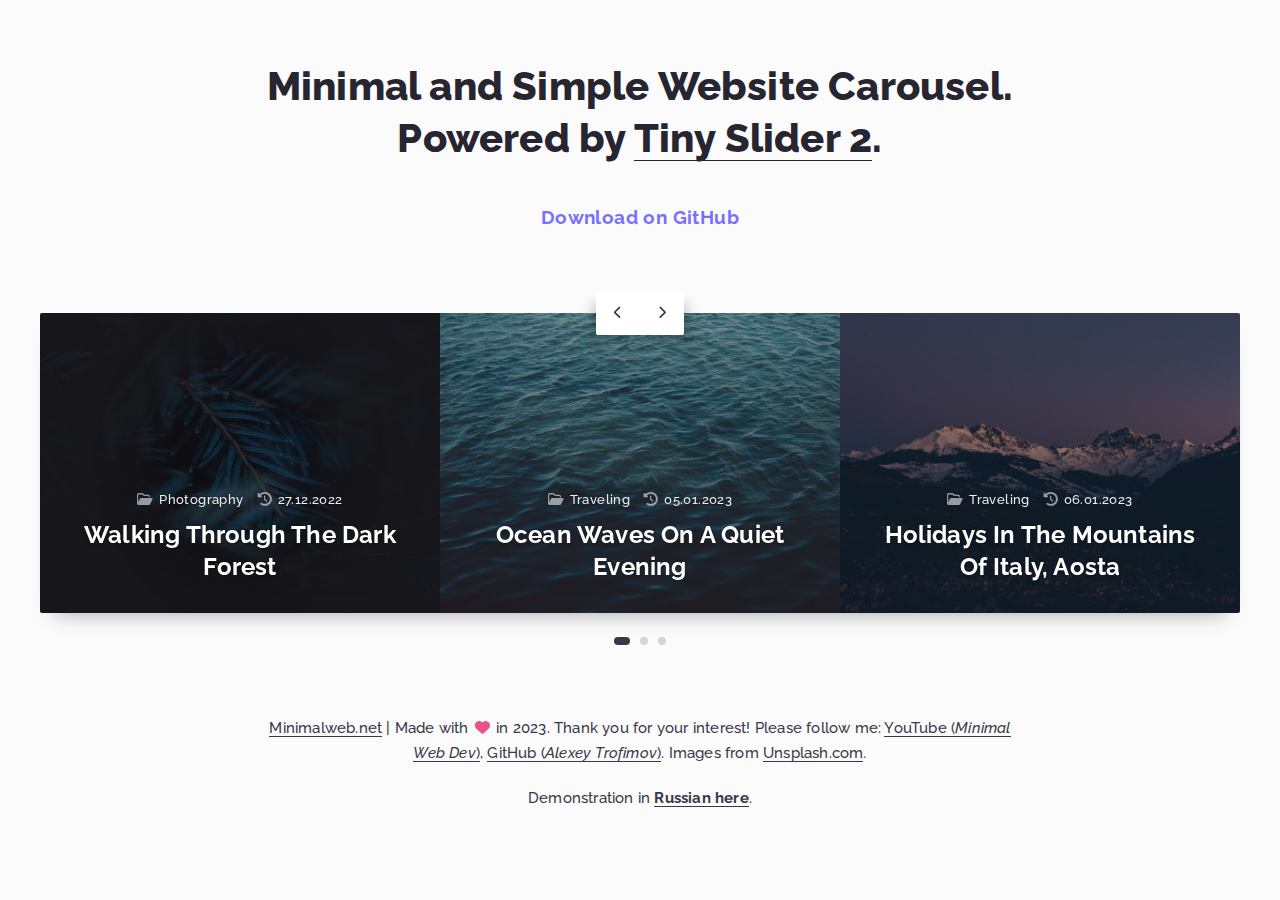
<file: index.html>
<!DOCTYPE html>
<html lang="en">
<head>
	<meta charset="UTF-8">
	<meta http-equiv="X-UA-Compatible" content="IE=edge">
	<meta name="viewport" content="width=device-width, initial-scale=1.0">
	<!-- The above 3 meta tags *must* come first in the head; any other head content must come *after* these tags -->

	<!-- Title and meta -->
	<title>Minimal and Simple Website Carousel - Tiny Slider 2</title>
	<meta name="robots" content="index,follow">
	<meta name="description" content="A simple carousel for your website with minimal design. This carousel is powered by Tiny Slider 2. It is fully responsive and looks good on mobile devices. Feel free to use it for your projects.">

	<!-- Website icons -->
	<link rel="icon" href="img/favicon-32-32.png" sizes="32x32">
	<link rel="icon" href="img/favicon-192-192.png" sizes="192x192">
	<link rel="apple-touch-icon-precomposed" href="img/favicon-180-180.png">
	<meta name="msapplication-TileImage" content="img/favicon-270-270.png">

	<!-- Google fonts -->
	<!-- Preconnect -->
	<link rel="preconnect" href="https://fonts.googleapis.com">
	<link rel="preconnect" href="https://fonts.gstatic.com" crossorigin>
	<!-- Raleway: 400, 500, 500 Italic, 700, 800 -->
	<link href="https://fonts.googleapis.com/css2?family=Raleway:ital,wght@0,400;0,500;0,700;0,800;1,500&display=swap" rel="stylesheet">

	<!-- CSS files -->
	<!-- 1: normalize.css ( https://github.com/necolas/normalize.css ) -->
	<link rel="stylesheet" href="css/normalize.css">
	<!-- 2: Font Awesome Free Icons v6.2.1 ( https://fontawesome.com/icons ) -->
	<link rel="stylesheet" href="assets/fontawesome/css/all.min.css">
	<!-- 3: Tiny slider ( https://github.com/ganlanyuan/tiny-slider ) -->
	<link rel="stylesheet" href="assets/tiny-slider/tiny-slider.css">
	<!-- 4: Main stylesheet -->
	<link rel="stylesheet" href="css/style.css">

	<!-- Tiny slider: IE8 polyfills (for IE) -->
	<!--[if (lt IE 9)]>
		<script src="assets/tiny-slider/min/tiny-slider.helper.ie8.js"></script>
	<![endif]-->
</head>
<body>

<!-- page header -->
<header class="mw-page-header mw-container">

	<!-- page title -->
	<h1 class="mw-page-title">Minimal and Simple Website Carousel. Powered by <a href="https://github.com/ganlanyuan/tiny-slider" target="_blank" rel="noopener noreferrer">Tiny Slider 2</a>.</h1>

	<!-- download link -->
	<a href="https://github.com/alexey-trofimov/website-carousel-design-2" target="_blank" rel="noopener noreferrer" class="mw-download-link">Download on GitHub</a>

</header>
<!-- end: page header -->

<!-- main container with carousel -->
<main class="mw-main-content mw-container">
	<h2 class="screen-reader-text">Carousel Demonstration:</h2>

	<!-- ================================== -->

	<!-- start: carousel (tiny-slider) -->
	<div id="mw-main-carousel-container" class="mw-carousel-container mw-border-box">
		<div id="mw-main-carousel"><!-- The #mw-main-carousel id is used to initialize the carousel in the js/main.js file. -->

			<!-- item 1 -->
			<div class="mw-carousel-item">
				<!-- background image and dark overlay -->
				<div class="mw-carousel-item-bg" style="background-image: url(img/carousel-images/1-akin-cakiner-nkUFXi0JSX8-unsplash.jpg);"></div>
				<div class="mw-carousel-item-overlay"></div>
				<!-- end: background image and dark overlay -->
				<!-- content -->
				<div class="mw-carousel-item-content">
					<div class="mw-carousel-item-text">
						<!-- metadata (categories, date, and author) -->
						<ul class="mw-carousel-item-metadata">
							<li class="mw-categories">
								<a href="#">Photography</a>
							</li>
							<li class="mw-date">
								<a href="#">
									<span class="date updated">27.12.2022</span><!-- DD.MM.YYYY -->
								</a>
							</li>
							<li class="mw-author mw-hidden">
								<a href="#" rel="author">
									<span class="vcard author">
										<span class="fn">Alexey Trofimov</span>
									</span>
								</a>
							</li>
						</ul>
						<!-- end: metadata -->
						<!-- title -->
						<h3 class="mw-carousel-item-title">
							<a href="#">Walking through the dark forest</a>
						</h3>
						<!-- end: title -->
					</div>
				</div>
				<!-- end: content -->
			</div>
			<!-- end: item 1 -->

			<!-- item 2 -->
			<div class="mw-carousel-item">
				<!-- background image and dark overlay -->
				<div class="mw-carousel-item-bg" style="background-image: url(img/carousel-images/2-ricardo-resende-MNXfFKHI0Qk-unsplash.jpg);"></div>
				<div class="mw-carousel-item-overlay"></div>
				<!-- end: background image and dark overlay -->
				<!-- content -->
				<div class="mw-carousel-item-content">
					<div class="mw-carousel-item-text">
						<!-- metadata (categories, date, and author) -->
						<ul class="mw-carousel-item-metadata">
							<li class="mw-categories">
								<a href="#">Traveling</a>
							</li>
							<li class="mw-date">
								<a href="#">
									<span class="date updated">05.01.2023</span><!-- DD.MM.YYYY -->
								</a>
							</li>
							<li class="mw-author mw-hidden">
								<a href="#" rel="author">
									<span class="vcard author">
										<span class="fn">Alexey Trofimov</span>
									</span>
								</a>
							</li>
						</ul>
						<!-- end: metadata -->
						<!-- title -->
						<h3 class="mw-carousel-item-title">
							<a href="#">Ocean waves on a quiet evening</a>
						</h3>
						<!-- end: title -->
					</div>
				</div>
				<!-- end: content -->
			</div>
			<!-- end: item 2 -->

			<!-- item 3 -->
			<div class="mw-carousel-item">
				<!-- background image and dark overlay -->
				<div class="mw-carousel-item-bg" style="background-image: url(img/carousel-images/3-alistair-macrobert-4TKFpJPnyU8-unsplash.jpg);"></div>
				<div class="mw-carousel-item-overlay"></div>
				<!-- end: background image and dark overlay -->
				<!-- content -->
				<div class="mw-carousel-item-content">
					<div class="mw-carousel-item-text">
						<!-- metadata (categories, date, and author) -->
						<ul class="mw-carousel-item-metadata">
							<li class="mw-categories">
								<a href="#">Traveling</a>
							</li>
							<li class="mw-date">
								<a href="#">
									<span class="date updated">06.01.2023</span><!-- DD.MM.YYYY -->
								</a>
							</li>
							<li class="mw-author mw-hidden">
								<a href="#" rel="author">
									<span class="vcard author">
										<span class="fn">Alexey Trofimov</span>
									</span>
								</a>
							</li>
						</ul>
						<!-- end: metadata -->
						<!-- title -->
						<h3 class="mw-carousel-item-title">
							<a href="#">Holidays in the mountains of Italy, Aosta</a>
						</h3>
						<!-- end: title -->
					</div>
				</div>
				<!-- end: content -->
			</div>
			<!-- end: item 3 -->

			<!-- item 4 -->
			<div class="mw-carousel-item">
				<!-- background image and dark overlay -->
				<div class="mw-carousel-item-bg" style="background-image: url(img/carousel-images/4-riccardo-oliva-C5DLhUkEWfM-unsplash.jpg);"></div>
				<div class="mw-carousel-item-overlay"></div>
				<!-- end: background image and dark overlay -->
				<!-- content -->
				<div class="mw-carousel-item-content">
					<div class="mw-carousel-item-text">
						<!-- metadata (categories, date, and author) -->
						<ul class="mw-carousel-item-metadata">
							<li class="mw-categories">
								<a href="#">Architecture</a>
							</li>
							<li class="mw-date">
								<a href="#">
									<span class="date updated">08.01.2023</span><!-- DD.MM.YYYY -->
								</a>
							</li>
							<li class="mw-author mw-hidden">
								<a href="#" rel="author">
									<span class="vcard author">
										<span class="fn">Alexey Trofimov</span>
									</span>
								</a>
							</li>
						</ul>
						<!-- end: metadata -->
						<!-- title -->
						<h3 class="mw-carousel-item-title">
							<a href="#">A skyscraper under a starry night sky</a>
						</h3>
						<!-- end: title -->
					</div>
				</div>
				<!-- end: content -->
			</div>
			<!-- end: item 4 -->

			<!-- item 5 -->
			<div class="mw-carousel-item">
				<!-- background image and dark overlay -->
				<div class="mw-carousel-item-bg" style="background-image: url(img/carousel-images/5-paul-green-mln2ExJIkfc-unsplash.jpg);"></div>
				<div class="mw-carousel-item-overlay"></div>
				<!-- end: background image and dark overlay -->
				<!-- content -->
				<div class="mw-carousel-item-content">
					<div class="mw-carousel-item-text">
						<!-- metadata (categories, date, and author) -->
						<ul class="mw-carousel-item-metadata">
							<li class="mw-categories">
								<a href="#">Photography</a>
							</li>
							<li class="mw-date">
								<a href="#">
									<span class="date updated">08.01.2023</span><!-- DD.MM.YYYY -->
								</a>
							</li>
							<li class="mw-author mw-hidden">
								<a href="#" rel="author">
									<span class="vcard author">
										<span class="fn">Alexey Trofimov</span>
									</span>
								</a>
							</li>
						</ul>
						<!-- end: metadata -->
						<!-- title -->
						<h3 class="mw-carousel-item-title">
							<a href="#">Rays of light in the sky of England</a>
						</h3>
						<!-- end: title -->
					</div>
				</div>
				<!-- end: content -->
			</div>
			<!-- end: item 5 -->

			<!-- item 6 -->
			<div class="mw-carousel-item">
				<!-- background image and dark overlay -->
				<div class="mw-carousel-item-bg" style="background-image: url(img/carousel-images/6-thanos-pal-vb-hPUzfpBo-unsplash.jpg);"></div>
				<div class="mw-carousel-item-overlay"></div>
				<!-- end: background image and dark overlay -->
				<!-- content -->
				<div class="mw-carousel-item-content">
					<div class="mw-carousel-item-text">
						<!-- metadata (categories, date, and author) -->
						<ul class="mw-carousel-item-metadata">
							<li class="mw-categories">
								<a href="#">Traveling</a>
							</li>
							<li class="mw-date">
								<a href="#">
									<span class="date updated">13.01.2023</span><!-- DD.MM.YYYY -->
								</a>
							</li>
							<li class="mw-author mw-hidden">
								<a href="#" rel="author">
									<span class="vcard author">
										<span class="fn">Alexey Trofimov</span>
									</span>
								</a>
							</li>
						</ul>
						<!-- end: metadata -->
						<!-- title -->
						<h3 class="mw-carousel-item-title">
							<a href="#">Seagull flight over the deep sea</a>
						</h3>
						<!-- end: title -->
					</div>
				</div>
				<!-- end: content -->
			</div>
			<!-- end: item 6 -->

			<!-- item 7 -->
			<div class="mw-carousel-item">
				<!-- background image and dark overlay -->
				<div class="mw-carousel-item-bg" style="background-image: url(img/carousel-images/7-tae-in-kim-_aPKMoF4uR8-unsplash.jpg);"></div>
				<div class="mw-carousel-item-overlay"></div>
				<!-- end: background image and dark overlay -->
				<!-- content -->
				<div class="mw-carousel-item-content">
					<div class="mw-carousel-item-text">
						<!-- metadata (categories, date, and author) -->
						<ul class="mw-carousel-item-metadata">
							<li class="mw-categories">
								<a href="#">Photography</a>
							</li>
							<li class="mw-date">
								<a href="#">
									<span class="date updated">17.01.2023</span><!-- DD.MM.YYYY -->
								</a>
							</li>
							<li class="mw-author mw-hidden">
								<a href="#" rel="author">
									<span class="vcard author">
										<span class="fn">Alexey Trofimov</span>
									</span>
								</a>
							</li>
						</ul>
						<!-- end: metadata -->
						<!-- title -->
						<h3 class="mw-carousel-item-title">
							<a href="#">Silhouette of a tree in the night starry sky</a>
						</h3>
						<!-- end: title -->
					</div>
				</div>
				<!-- end: content -->
			</div>
			<!-- end: item 7 -->

		</div>
		<!-- animated loading icon: -->
		<div id="mw-main-carousel-loading-icon">
			<i class="fa-regular fa-images fa-flip" style="--fa-animation-duration: 1.2s;"></i>
		</div>
	</div>
	<!-- end: carousel -->

	<!-- ================================== -->

</main>
<!-- end: main container with carousel -->

<!-- page footer -->
<footer class="mw-page-footer mw-container">
	<p><a href="https://minimalweb.net/" target="_blank" rel="noopener noreferrer">Minimalweb.net</a> | Made with <i class="fa-solid fa-heart fa-beat"></i> in 2023. Thank you for your interest! Please follow me: <a href="https://www.youtube.com/@MinimalWebDev" target="_blank" rel="noopener noreferrer">YouTube (<em>Minimal Web Dev</em>)</a>, <a href="https://github.com/alexey-trofimov" target="_blank" rel="noopener noreferrer">GitHub (<em>Alexey Trofimov</em>)</a>. Images from <a href="https://unsplash.com/" target="_blank" rel="noopener noreferrer">Unsplash.com</a>.</p>
	<p>Demonstration in <a href="russian-language.html"><strong>Russian here</strong></a>.</p>
</footer>
<!-- end: page footer -->

<!-- JS files -->
<!-- Placed at the end of the document so the pages load faster -->
<!-- 1: jQuery 3.6.3 ( https://jquery.com/download/ ) -->
<script src="js/jquery-3.6.3.min.js"></script>
<!-- 2: imagesLoaded ( https://imagesloaded.desandro.com/ ) -->
<script src="assets/imagesLoaded/imagesloaded.pkgd.min.js"></script>
<!-- 3: Tiny slider ( https://github.com/ganlanyuan/tiny-slider ) -->
<script src="assets/tiny-slider/min/tiny-slider.js"></script>
<!-- 4: Main js file -->
<script src="js/main.js"></script>
</body>
</html>
</file>
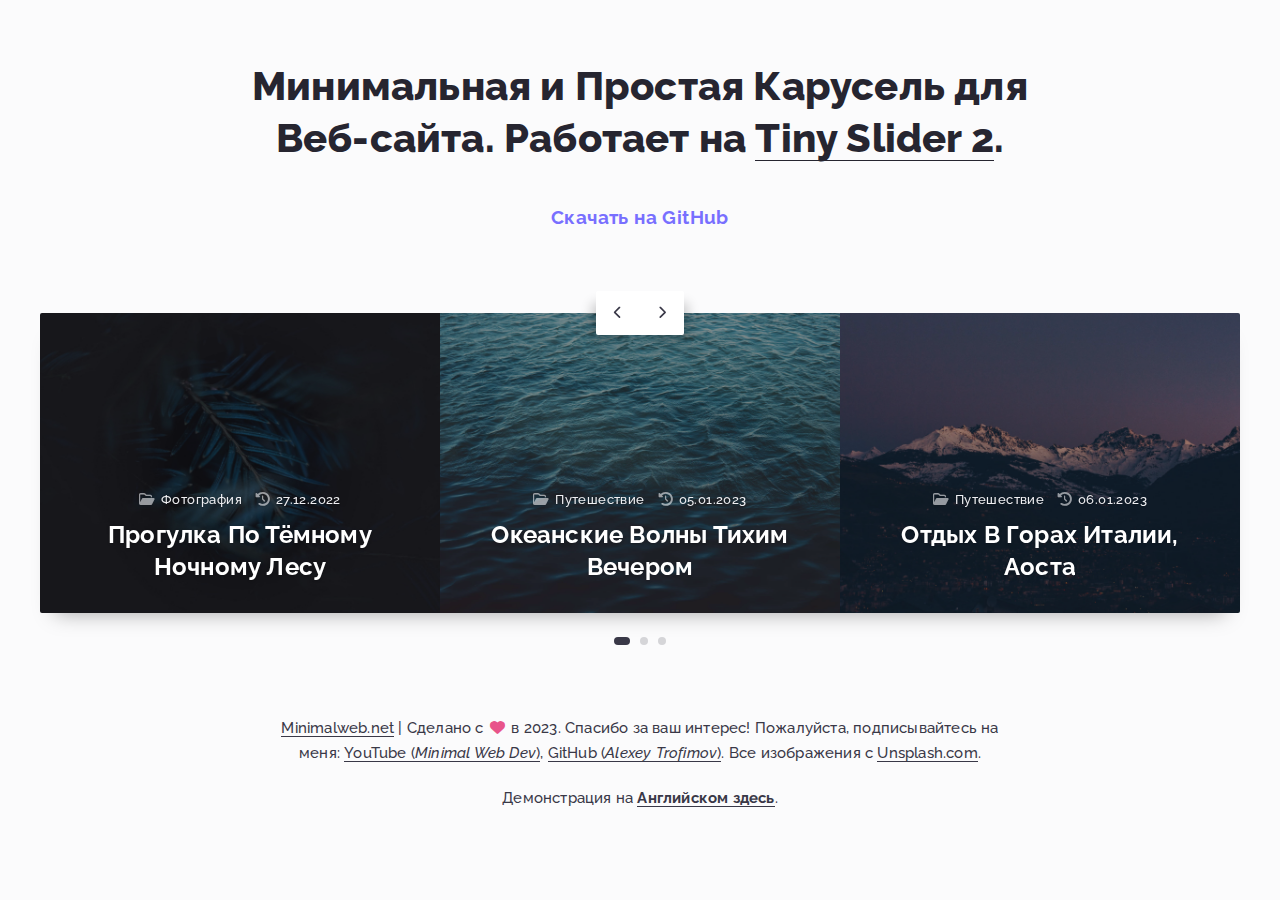
<file: russian-language.html>
<!DOCTYPE html>
<html lang="ru">
<head>
	<meta charset="UTF-8">
	<meta http-equiv="X-UA-Compatible" content="IE=edge">
	<meta name="viewport" content="width=device-width, initial-scale=1.0">
	<!-- The above 3 meta tags *must* come first in the head; any other head content must come *after* these tags -->

	<!-- Title and meta -->
	<title>Минимальная и Простая Карусель для Веб-сайта - Tiny Slider 2</title>
	<meta name="robots" content="index,follow">
	<meta name="description" content="Простая карусель для вашего веб-сайта с минимальным дизайном. Эта карусель работает на Tiny Slider 2. Она полностью отзывчива и хорошо выглядит на мобильных устройствах. Не стесняйтесь использовать её для своих проектов - это полностью бесплатно!">

	<!-- Website icons -->
	<link rel="icon" href="img/favicon-32-32.png" sizes="32x32">
	<link rel="icon" href="img/favicon-192-192.png" sizes="192x192">
	<link rel="apple-touch-icon-precomposed" href="img/favicon-180-180.png">
	<meta name="msapplication-TileImage" content="img/favicon-270-270.png">

	<!-- Google fonts -->
	<!-- Preconnect -->
	<link rel="preconnect" href="https://fonts.googleapis.com">
	<link rel="preconnect" href="https://fonts.gstatic.com" crossorigin>
	<!-- Raleway: 400, 500, 500 Italic, 700, 800 -->
	<link href="https://fonts.googleapis.com/css2?family=Raleway:ital,wght@0,400;0,500;0,700;0,800;1,500&display=swap" rel="stylesheet">

	<!-- CSS files -->
	<!-- 1: normalize.css ( https://github.com/necolas/normalize.css ) -->
	<link rel="stylesheet" href="css/normalize.css">
	<!-- 2: Font Awesome Free Icons v6.2.1 ( https://fontawesome.com/icons ) -->
	<link rel="stylesheet" href="assets/fontawesome/css/all.min.css">
	<!-- 3: Tiny slider ( https://github.com/ganlanyuan/tiny-slider ) -->
	<link rel="stylesheet" href="assets/tiny-slider/tiny-slider.css">
	<!-- 4: Main stylesheet -->
	<link rel="stylesheet" href="css/style.css">

	<!-- Tiny slider: IE8 polyfills (for IE) -->
	<!--[if (lt IE 9)]>
		<script src="assets/tiny-slider/min/tiny-slider.helper.ie8.js"></script>
	<![endif]-->
</head>
<body>

<!-- page header -->
<header class="mw-page-header mw-container">

	<!-- page title -->
	<h1 class="mw-page-title">Минимальная и Простая Карусель для Веб-сайта. Работает на <a href="https://github.com/ganlanyuan/tiny-slider" target="_blank" rel="noopener noreferrer">Tiny Slider 2</a>.</h1>

	<!-- download link -->
	<a href="https://github.com/alexey-trofimov/website-carousel-design-2" target="_blank" rel="noopener noreferrer" class="mw-download-link">Скачать на GitHub</a>

</header>
<!-- end: page header -->

<!-- main container with carousel -->
<main class="mw-main-content mw-container">
	<h2 class="screen-reader-text">Демонстрация Карусели:</h2>

	<!-- ================================== -->

	<!-- start: carousel (tiny-slider) -->
	<div id="mw-main-carousel-container" class="mw-carousel-container mw-border-box">
		<div id="mw-main-carousel"><!-- The #mw-main-carousel id is used to initialize the carousel in the js/main.js file. -->

			<!-- item 1 -->
			<div class="mw-carousel-item">
				<!-- background image and dark overlay -->
				<div class="mw-carousel-item-bg" style="background-image: url(img/carousel-images/1-akin-cakiner-nkUFXi0JSX8-unsplash.jpg);"></div>
				<div class="mw-carousel-item-overlay"></div>
				<!-- end: background image and dark overlay -->
				<!-- content -->
				<div class="mw-carousel-item-content">
					<div class="mw-carousel-item-text">
						<!-- metadata (categories, date, and author) -->
						<ul class="mw-carousel-item-metadata">
							<li class="mw-categories">
								<a href="#">Фотография</a>
							</li>
							<li class="mw-date">
								<a href="#">
									<span class="date updated">27.12.2022</span><!-- DD.MM.YYYY -->
								</a>
							</li>
							<li class="mw-author mw-hidden">
								<a href="#" rel="author">
									<span class="vcard author">
										<span class="fn">Алексей Трофимов</span>
									</span>
								</a>
							</li>
						</ul>
						<!-- end: metadata -->
						<!-- title -->
						<h3 class="mw-carousel-item-title">
							<a href="#">Прогулка по тёмному ночному лесу</a>
						</h3>
						<!-- end: title -->
					</div>
				</div>
				<!-- end: content -->
			</div>
			<!-- end: item 1 -->

			<!-- item 2 -->
			<div class="mw-carousel-item">
				<!-- background image and dark overlay -->
				<div class="mw-carousel-item-bg" style="background-image: url(img/carousel-images/2-ricardo-resende-MNXfFKHI0Qk-unsplash.jpg);"></div>
				<div class="mw-carousel-item-overlay"></div>
				<!-- end: background image and dark overlay -->
				<!-- content -->
				<div class="mw-carousel-item-content">
					<div class="mw-carousel-item-text">
						<!-- metadata (categories, date, and author) -->
						<ul class="mw-carousel-item-metadata">
							<li class="mw-categories">
								<a href="#">Путешествие</a>
							</li>
							<li class="mw-date">
								<a href="#">
									<span class="date updated">05.01.2023</span><!-- DD.MM.YYYY -->
								</a>
							</li>
							<li class="mw-author mw-hidden">
								<a href="#" rel="author">
									<span class="vcard author">
										<span class="fn">Алексей Трофимов</span>
									</span>
								</a>
							</li>
						</ul>
						<!-- end: metadata -->
						<!-- title -->
						<h3 class="mw-carousel-item-title">
							<a href="#">Океанские волны тихим вечером</a>
						</h3>
						<!-- end: title -->
					</div>
				</div>
				<!-- end: content -->
			</div>
			<!-- end: item 2 -->

			<!-- item 3 -->
			<div class="mw-carousel-item">
				<!-- background image and dark overlay -->
				<div class="mw-carousel-item-bg" style="background-image: url(img/carousel-images/3-alistair-macrobert-4TKFpJPnyU8-unsplash.jpg);"></div>
				<div class="mw-carousel-item-overlay"></div>
				<!-- end: background image and dark overlay -->
				<!-- content -->
				<div class="mw-carousel-item-content">
					<div class="mw-carousel-item-text">
						<!-- metadata (categories, date, and author) -->
						<ul class="mw-carousel-item-metadata">
							<li class="mw-categories">
								<a href="#">Путешествие</a>
							</li>
							<li class="mw-date">
								<a href="#">
									<span class="date updated">06.01.2023</span><!-- DD.MM.YYYY -->
								</a>
							</li>
							<li class="mw-author mw-hidden">
								<a href="#" rel="author">
									<span class="vcard author">
										<span class="fn">Алексей Трофимов</span>
									</span>
								</a>
							</li>
						</ul>
						<!-- end: metadata -->
						<!-- title -->
						<h3 class="mw-carousel-item-title">
							<a href="#">Отдых в горах Италии, Аоста</a>
						</h3>
						<!-- end: title -->
					</div>
				</div>
				<!-- end: content -->
			</div>
			<!-- end: item 3 -->

			<!-- item 4 -->
			<div class="mw-carousel-item">
				<!-- background image and dark overlay -->
				<div class="mw-carousel-item-bg" style="background-image: url(img/carousel-images/4-riccardo-oliva-C5DLhUkEWfM-unsplash.jpg);"></div>
				<div class="mw-carousel-item-overlay"></div>
				<!-- end: background image and dark overlay -->
				<!-- content -->
				<div class="mw-carousel-item-content">
					<div class="mw-carousel-item-text">
						<!-- metadata (categories, date, and author) -->
						<ul class="mw-carousel-item-metadata">
							<li class="mw-categories">
								<a href="#">Архитектура</a>
							</li>
							<li class="mw-date">
								<a href="#">
									<span class="date updated">08.01.2023</span><!-- DD.MM.YYYY -->
								</a>
							</li>
							<li class="mw-author mw-hidden">
								<a href="#" rel="author">
									<span class="vcard author">
										<span class="fn">Алексей Трофимов</span>
									</span>
								</a>
							</li>
						</ul>
						<!-- end: metadata -->
						<!-- title -->
						<h3 class="mw-carousel-item-title">
							<a href="#">Небоскрёб под звёздным ночным небом</a>
						</h3>
						<!-- end: title -->
					</div>
				</div>
				<!-- end: content -->
			</div>
			<!-- end: item 4 -->

			<!-- item 5 -->
			<div class="mw-carousel-item">
				<!-- background image and dark overlay -->
				<div class="mw-carousel-item-bg" style="background-image: url(img/carousel-images/5-paul-green-mln2ExJIkfc-unsplash.jpg);"></div>
				<div class="mw-carousel-item-overlay"></div>
				<!-- end: background image and dark overlay -->
				<!-- content -->
				<div class="mw-carousel-item-content">
					<div class="mw-carousel-item-text">
						<!-- metadata (categories, date, and author) -->
						<ul class="mw-carousel-item-metadata">
							<li class="mw-categories">
								<a href="#">Фотография</a>
							</li>
							<li class="mw-date">
								<a href="#">
									<span class="date updated">08.01.2023</span><!-- DD.MM.YYYY -->
								</a>
							</li>
							<li class="mw-author mw-hidden">
								<a href="#" rel="author">
									<span class="vcard author">
										<span class="fn">Алексей Трофимов</span>
									</span>
								</a>
							</li>
						</ul>
						<!-- end: metadata -->
						<!-- title -->
						<h3 class="mw-carousel-item-title">
							<a href="#">Лучи света от прожектора в небе Англии</a>
						</h3>
						<!-- end: title -->
					</div>
				</div>
				<!-- end: content -->
			</div>
			<!-- end: item 5 -->

			<!-- item 6 -->
			<div class="mw-carousel-item">
				<!-- background image and dark overlay -->
				<div class="mw-carousel-item-bg" style="background-image: url(img/carousel-images/6-thanos-pal-vb-hPUzfpBo-unsplash.jpg);"></div>
				<div class="mw-carousel-item-overlay"></div>
				<!-- end: background image and dark overlay -->
				<!-- content -->
				<div class="mw-carousel-item-content">
					<div class="mw-carousel-item-text">
						<!-- metadata (categories, date, and author) -->
						<ul class="mw-carousel-item-metadata">
							<li class="mw-categories">
								<a href="#">Путешествие</a>
							</li>
							<li class="mw-date">
								<a href="#">
									<span class="date updated">13.01.2023</span><!-- DD.MM.YYYY -->
								</a>
							</li>
							<li class="mw-author mw-hidden">
								<a href="#" rel="author">
									<span class="vcard author">
										<span class="fn">Алексей Трофимов</span>
									</span>
								</a>
							</li>
						</ul>
						<!-- end: metadata -->
						<!-- title -->
						<h3 class="mw-carousel-item-title">
							<a href="#">Полёт чайки над глубоким морем</a>
						</h3>
						<!-- end: title -->
					</div>
				</div>
				<!-- end: content -->
			</div>
			<!-- end: item 6 -->

			<!-- item 7 -->
			<div class="mw-carousel-item">
				<!-- background image and dark overlay -->
				<div class="mw-carousel-item-bg" style="background-image: url(img/carousel-images/7-tae-in-kim-_aPKMoF4uR8-unsplash.jpg);"></div>
				<div class="mw-carousel-item-overlay"></div>
				<!-- end: background image and dark overlay -->
				<!-- content -->
				<div class="mw-carousel-item-content">
					<div class="mw-carousel-item-text">
						<!-- metadata (categories, date, and author) -->
						<ul class="mw-carousel-item-metadata">
							<li class="mw-categories">
								<a href="#">Фотография</a>
							</li>
							<li class="mw-date">
								<a href="#">
									<span class="date updated">17.01.2023</span><!-- DD.MM.YYYY -->
								</a>
							</li>
							<li class="mw-author mw-hidden">
								<a href="#" rel="author">
									<span class="vcard author">
										<span class="fn">Алексей Трофимов</span>
									</span>
								</a>
							</li>
						</ul>
						<!-- end: metadata -->
						<!-- title -->
						<h3 class="mw-carousel-item-title">
							<a href="#">Силуэт дерева в ночном звёздном небе</a>
						</h3>
						<!-- end: title -->
					</div>
				</div>
				<!-- end: content -->
			</div>
			<!-- end: item 7 -->

		</div>
		<!-- animated loading icon: -->
		<div id="mw-main-carousel-loading-icon">
			<i class="fa-regular fa-images fa-flip" style="--fa-animation-duration: 1.2s;"></i>
		</div>
	</div>
	<!-- end: carousel -->

	<!-- ================================== -->

</main>
<!-- end: main container with carousel -->

<!-- page footer -->
<footer class="mw-page-footer mw-container">
	<p><a href="https://minimalweb.net/" target="_blank" rel="noopener noreferrer">Minimalweb.net</a> | Сделано с <i class="fa-solid fa-heart fa-beat"></i> в 2023. Спасибо за ваш интерес! Пожалуйста, подписывайтесь на меня: <a href="https://www.youtube.com/@MinimalWebDev" target="_blank" rel="noopener noreferrer">YouTube (<em>Minimal Web Dev</em>)</a>, <a href="https://github.com/alexey-trofimov" target="_blank" rel="noopener noreferrer">GitHub (<em>Alexey Trofimov</em>)</a>. Все изображения с <a href="https://unsplash.com/" target="_blank" rel="noopener noreferrer">Unsplash.com</a>.</p>
	<p>Демонстрация на <a href="index.html"><strong>Английском здесь</strong></a>.</p>
</footer>
<!-- end: page footer -->

<!-- JS files -->
<!-- Placed at the end of the document so the pages load faster -->
<!-- 1: jQuery 3.6.3 ( https://jquery.com/download/ ) -->
<script src="js/jquery-3.6.3.min.js"></script>
<!-- 2: imagesLoaded ( https://imagesloaded.desandro.com/ ) -->
<script src="assets/imagesLoaded/imagesloaded.pkgd.min.js"></script>
<!-- 3: Tiny slider ( https://github.com/ganlanyuan/tiny-slider ) -->
<script src="assets/tiny-slider/min/tiny-slider.js"></script>
<!-- 4: Main js file -->
<script src="js/main.js"></script>
</body>
</html>
</file>
<file: assets/tiny-slider/tiny-slider.css>
.tns-outer{padding:0 !important}.tns-outer [hidden]{display:none !important}.tns-outer [aria-controls],.tns-outer [data-action]{cursor:pointer}.tns-slider{-webkit-transition:all 0s;-moz-transition:all 0s;transition:all 0s}.tns-slider>.tns-item{-webkit-box-sizing:border-box;-moz-box-sizing:border-box;box-sizing:border-box}.tns-horizontal.tns-subpixel{white-space:nowrap}.tns-horizontal.tns-subpixel>.tns-item{display:inline-block;vertical-align:top;white-space:normal}.tns-horizontal.tns-no-subpixel:after{content:'';display:table;clear:both}.tns-horizontal.tns-no-subpixel>.tns-item{float:left}.tns-horizontal.tns-carousel.tns-no-subpixel>.tns-item{margin-right:-100%}.tns-no-calc{position:relative;left:0}.tns-gallery{position:relative;left:0;min-height:1px}.tns-gallery>.tns-item{position:absolute;left:-100%;-webkit-transition:transform 0s, opacity 0s;-moz-transition:transform 0s, opacity 0s;transition:transform 0s, opacity 0s}.tns-gallery>.tns-slide-active{position:relative;left:auto !important}.tns-gallery>.tns-moving{-webkit-transition:all 0.25s;-moz-transition:all 0.25s;transition:all 0.25s}.tns-autowidth{display:inline-block}.tns-lazy-img{-webkit-transition:opacity 0.6s;-moz-transition:opacity 0.6s;transition:opacity 0.6s;opacity:0.6}.tns-lazy-img.tns-complete{opacity:1}.tns-ah{-webkit-transition:height 0s;-moz-transition:height 0s;transition:height 0s}.tns-ovh{overflow:hidden}.tns-visually-hidden{position:absolute;left:-10000em}.tns-transparent{opacity:0;visibility:hidden}.tns-fadeIn{opacity:1;filter:alpha(opacity=100);z-index:0}.tns-normal,.tns-fadeOut{opacity:0;filter:alpha(opacity=0);z-index:-1}.tns-vpfix{white-space:nowrap}.tns-vpfix>div,.tns-vpfix>li{display:inline-block}.tns-t-subp2{margin:0 auto;width:310px;position:relative;height:10px;overflow:hidden}.tns-t-ct{width:2333.3333333%;width:-webkit-calc(100% * 70 / 3);width:-moz-calc(100% * 70 / 3);width:calc(100% * 70 / 3);position:absolute;right:0}.tns-t-ct:after{content:'';display:table;clear:both}.tns-t-ct>div{width:1.4285714%;width:-webkit-calc(100% / 70);width:-moz-calc(100% / 70);width:calc(100% / 70);height:10px;float:left}

/*# sourceMappingURL=sourcemaps/tiny-slider.css.map */
</file>
<file: css/style.css>
/*
Minimal and simple website carousel: Main stylesheet
style.css v1.0

Project name: Minimal and simple website carousel
Project URL: https://demo.minimalweb.net/website-carousel-design-2/
Version: 1.0
Author: Alexey Trofimov
Author URL: https://minimalweb.net/
License: GPLv3
License URL: https://www.gnu.org/licenses/gpl-3.0.html

Copyright (C) 2023 Alexey Trofimov
*/

/*
Table of Contents:

1 - Some common styles
2 - Page header
3 - Carousel styles
4 - Page footer
*/

/*
1 - Some common styles
--------------------------------------------------------
*/

/* box sizing */
* {
	-webkit-box-sizing: border-box;
	-moz-box-sizing: border-box;
	box-sizing: border-box;
}
*::before,
*::after {
	-webkit-box-sizing: border-box;
	-moz-box-sizing: border-box;
	box-sizing: border-box;
}

/* body */
body {
	font-family: 'Raleway', sans-serif;
	font-size: 15px;
	font-weight: 400;
	font-style: normal;
	line-height: 1.2;
	color: #393847;
	background-color: #fbfbfc;
}

/* clearfix */
.mw-clearfix::after {
	content: '';
	display: table;
	clear: both;
}

/* screen reader text (text meant only for screen readers) */
.screen-reader-text {
	border: 0;
	clip: rect(1px, 1px, 1px, 1px);
	clip-path: inset(50%);
	height: 1px;
	margin: -1px;
	overflow: hidden;
	padding: 0;
	position: absolute;
	width: 1px;
	word-wrap: normal !important;
	overflow-wrap: normal !important;
}

/* main container */
.mw-container {
	max-width: 1240px;
	margin-right: auto;
	margin-left: auto;
	padding-right: 20px;
	padding-left: 20px;
}
@media (max-width: 399px) {

	.mw-container {
		padding-right: 15px;
		padding-left: 15px;
	}

}


/*
2 - Page header
--------------------------------------------------------
*/

.mw-page-header {
	max-width: 855px;
	margin-top: 60px;
	text-align: center;
}
.mw-page-header a {
	text-decoration: none;

	-webkit-transition: color 0.2s ease-out, box-shadow 0.2s ease-out;
	transition: color 0.2s ease-out, box-shadow 0.2s ease-out;
}
.mw-page-header a:hover,
.mw-page-header a:focus {
	text-decoration: none;
}

/* page title */
.mw-page-title {
	margin: 0 0 40px;
	font-size: 40px;
	font-weight: 800;
	letter-spacing: 0.2px;
	line-height: 1.3;
	color: #262530;
}
.mw-page-title a {
	color: #262530;
	box-shadow: inset 0 -1px 0 0 #262530;
}
.mw-page-title a:hover,
.mw-page-title a:focus {
	color: #786fff;
	box-shadow: inset 0 -1px 0 0 #786fff;
}

/* download link */
.mw-download-link {
	display: inline-block;
	font-size: 19px;
	font-weight: 700;
	letter-spacing: 0.4px;
	line-height: 1.4;
	color: #786fff;
	box-shadow: inset 0 -1px 0 0 transparent;
}
.mw-download-link:hover,
.mw-download-link:focus {
	color: #786fff;
	box-shadow: inset 0 -1px 0 0 #786fff;
}

/* Page header: Responsive styles */

/* 1099px */
@media (max-width: 1099px) {

	.mw-page-title {
		font-size: 35px;
	}
	.mw-download-link {
		font-size: 17px;
		line-height: 1.35;
	}

}

/* 699px */
@media (max-width: 699px) {

	.mw-page-title {
		font-size: 30px;
		line-height: 1.25;
	}

}

/* 499px */
@media (max-width: 499px) {

	.mw-page-header {
		text-align: left;
	}

}

/* 399px */
@media (max-width: 399px) {

	.mw-page-title {
		font-size: 25px;
	}
	.mw-download-link {
		font-size: 15px;
	}

}


/*
3 - Carousel styles
--------------------------------------------------------
*/

/* box-sizing for the carousel */
.mw-border-box,
.mw-border-box * {
	-webkit-box-sizing: border-box;
	-moz-box-sizing: border-box;
	box-sizing: border-box;
}
.mw-border-box::before,
.mw-border-box::after,
.mw-border-box *::before,
.mw-border-box *::after {
	-webkit-box-sizing: border-box;
	-moz-box-sizing: border-box;
	box-sizing: border-box;
}

/* carousel container */
.mw-carousel-container {
	margin-top: 82px;
	margin-bottom: 70px;
	position: relative;
	height: 300px;
	overflow: hidden;
	background-color: #f3f3f5;
	border-radius: 2px;

	-webkit-transition: height 0.3s ease-out;
	transition: height 0.3s ease-out;
}
.mw-carousel-container.mw-carousel-loaded {
	height: 333px;
	overflow: visible;
	background-color: transparent;
}
.mw-carousel-container > .tns-outer > .tns-ovh {
	border-radius: 2px;
	box-shadow: none;
	background-color: #f3f3f5;

	-webkit-transition: box-shadow 0.3s ease-out;
	transition: box-shadow 0.3s ease-out;
}
.mw-carousel-container.mw-carousel-loaded > .tns-outer > .tns-ovh {
	box-shadow: 0 15px 20px -15px rgba(0,0,0,0.35);
}

/* carousel item */
.mw-carousel-item {
	height: 300px;
	position: relative;
	overflow: hidden;
}

/* carousel item: background image */
.mw-carousel-item-bg {
	position: absolute;
	top: 0;
	left: 0;
	z-index: 10;
	opacity: 0;
	width: 100%;
	height: 100%;
	background-position: center;
	background-repeat: no-repeat;
	background-color: transparent;

	-webkit-background-size: cover;
	background-size: cover;

	-webkit-transition: opacity 0.6s ease-out, -webkit-transform 0.3s ease-out;
	transition: opacity 0.6s ease-out, transform 0.3s ease-out;
}
.mw-carousel-item:hover .mw-carousel-item-bg {
	-webkit-transform: scale(1.08);
	transform: scale(1.08);
}

/* carousel item: dark overlay */
.mw-carousel-item-overlay {
	position: absolute;
	top: 0;
	left: 0;
	z-index: 20;
	width: 100%;
	height: 100%;
	background-color: #262530;
	visibility: hidden;
	opacity: 0;

	-webkit-transition: visibility 0.3s ease-out, opacity 0.3s ease-out;
	transition: visibility 0.3s ease-out, opacity 0.3s ease-out;
}
.mw-carousel-item-overlay.mw-visible {
	visibility: visible;
	opacity: 0.35;
}
.mw-carousel-item:hover .mw-carousel-item-overlay.mw-visible {
	opacity: 0.47;
}

/* carousel item: content */
.mw-carousel-item-content {
	position: absolute;
	left: 0;
	bottom: 0;
	z-index: 30;
	width: 100%;
	padding: 0 30px 30px;
	text-align: center;
	overflow-wrap: break-word;
}
.mw-carousel-item-text {
	opacity: 0;

	-webkit-transition: opacity 0.6s ease-out, -webkit-transform 0.3s ease-out;
	transition: opacity 0.6s ease-out, transform 0.3s ease-out;
}
.mw-carousel-item:hover .mw-carousel-item-text {
	-webkit-transform: translateY(-10px);
	transform: translateY(-10px);
}

/* carousel item: metadata (categories, date, and author) */
.mw-carousel-item-metadata {
	list-style: none;
	margin: 0 0 6px;
	padding: 0;
}
.mw-carousel-item-metadata li {
	display: inline-block;
	margin: 0 5px 3px;
	font-family: 'Raleway', sans-serif;
	font-size: 13px;
	font-style: normal;
	font-weight: 500;
	letter-spacing: 0.4px;
	line-height: 20px;
	color: #efeff2;
	text-shadow: 0 1px 2px rgba(0,0,0,0.2);
}
.mw-carousel-item-metadata li.mw-date {
	white-space: nowrap;
}
.mw-carousel-item-metadata li::before {
	display: inline-block;
	text-rendering: auto;
	-webkit-font-smoothing: antialiased;
	margin-right: 2px;
	opacity: 0.6;
}
.mw-carousel-item-metadata li.mw-categories::before {
	font: var(--fa-font-regular); /* regular style */
	content: "\f07c"; /* icon: folder-open */
	font-size: 14px;
}
.mw-carousel-item-metadata li.mw-date::before {
	font: var(--fa-font-solid); /* solid style */
	content: "\f1da"; /* icon: clock-rotate-left */
	font-size: 14px;
}
.mw-carousel-item-metadata li.mw-author::before {
	font: var(--fa-font-solid); /* solid style */
	content: "\f5ac"; /* icon: pen-fancy */
	margin-right: 1px;
	font-size: 14px;
}
.mw-carousel-item-metadata li a {
	text-decoration: none;
	display: inline-block;
	color: #efeff2;
	box-shadow: inset 0 -1px 0 0 transparent;

	-webkit-transition: color 0.2s ease-out, box-shadow 0.2s ease-out;
	transition: color 0.2s ease-out, box-shadow 0.2s ease-out;
}
.mw-carousel-item-metadata li a:hover,
.mw-carousel-item-metadata li a:focus {
	text-decoration: none;
	color: #ffffff;
	box-shadow: inset 0 -1px 0 0 #ffffff;
}
.mw-carousel-item-metadata li.mw-hidden {
	display: none;
}

/* carousel item: title */
.mw-carousel-item-title {
	margin: 0;
	font-family: 'Raleway', sans-serif;
	font-size: 24px;
	font-style: normal;
	font-weight: 700;
	letter-spacing: 0.2px;
	text-transform: capitalize;
	line-height: 32px;
	color: #ffffff;
	text-shadow: 0 1px 3px rgba(0,0,0,0.2);
}
.mw-carousel-item-title a {
	text-decoration: none;
	color: #ffffff;
	box-shadow: inset 0 -1px 0 0 transparent;

	-webkit-transition: color 0.2s ease-out, box-shadow 0.2s ease-out;
	transition: color 0.2s ease-out, box-shadow 0.2s ease-out;
}
.mw-carousel-item-title a:hover,
.mw-carousel-item-title a:focus {
	text-decoration: none;
	color: #ffffff;
	box-shadow: inset 0 -1px 0 0 #ffffff;
}

/* navigation buttons (next and previous) */
.mw-carousel-container .tns-controls {
	position: absolute;
	top: -22px;
	left: 50%;
	z-index: 40;
	padding: 0 10px 10px;
	margin-left: -54px;
	opacity: 0;

	-webkit-transform: translateY(-10px);
	transform: translateY(-10px);

	-webkit-transition: opacity 0.3s ease-out 0.15s, -webkit-transform 0.3s ease-out 0.15s;
	transition: opacity 0.3s ease-out 0.15s, transform 0.3s ease-out 0.15s;
}
.mw-carousel-container.mw-carousel-loaded .tns-controls {
	opacity: 1;
	-webkit-transform: translateY(0);
	transform: translateY(0);
}
.mw-carousel-container .tns-controls button {
	margin: 0;
	padding: 0;
	cursor: pointer;
	border: none;
	outline: none;
	font-family: Arial, Helvetica, sans-serif;
	font-style: normal;
	font-weight: normal;
	text-align: center;
	width: 44px;
	height: 44px;
	line-height: 44px;
	font-size: 13px;
	color: #393847;
	background: #ffffff;
	opacity: 1;

	-webkit-transition: color 0.2s ease-out, background 0.2s ease-out, opacity 0.2s ease-out, box-shadow 0.2s ease-out;
	transition: color 0.2s ease-out, background 0.2s ease-out, opacity 0.2s ease-out, box-shadow 0.2s ease-out;
}
.mw-carousel-container .tns-controls button[data-controls="prev"] {
	border-radius: 2px 0 0 2px;
	box-shadow: -8px 8px 12px -4px rgba(0,0,0,0.2);
}
.mw-carousel-container .tns-controls button[data-controls="next"] {
	border-radius: 0 2px 2px 0;
	box-shadow: 8px 8px 12px -4px rgba(0,0,0,0.2);
}
.mw-carousel-container .tns-controls button:hover {
	color: #ffffff;
	background: #786fff;
}
.mw-carousel-container .tns-controls button[disabled] {
	cursor: default;
	opacity: 0.6;
	box-shadow: none;
}
.mw-carousel-container .tns-controls button[disabled]:hover {
	color: #393847;
	background: #ffffff;
}

/* pagination (dots) */
.mw-carousel-container .tns-nav {
	width: 100%;
	margin-top: 18px;
	margin-bottom: -5px;
	text-align: center;
	opacity: 0;

	-webkit-transform: translateY(-10px);
	transform: translateY(-10px);

	-webkit-transition: opacity 0.3s ease-out 0.25s, -webkit-transform 0.3s ease-out 0.25s;
	transition: opacity 0.3s ease-out 0.25s, transform 0.3s ease-out 0.25s;
}
.mw-carousel-container.mw-carousel-loaded .tns-nav {
	opacity: 1;
	-webkit-transform: translateY(0);
	transform: translateY(0);
}
.mw-carousel-container .tns-nav button {
	display: inline-block;
	margin: 0 5px;
	padding: 0;
	cursor: pointer;
	border: none;
	outline: none;
	box-shadow: none;
	width: 8px;
	height: 8px;
	background: #d5d5d8;
	border-radius: 4px;
	opacity: 1;

	-webkit-transition: background 0.2s ease-out, width 0.2s linear;
	transition: background 0.2s ease-out, width 0.2s linear;
}
.mw-carousel-container .tns-nav button.tns-nav-active,
.mw-carousel-container .tns-nav button:hover {
	background: #393847;
	opacity: 1;
}
.mw-carousel-container .tns-nav button.tns-nav-active {
	width: 16px;
}

/* carousel: loading icon */
#mw-main-carousel-loading-icon {
	position: absolute;
	top: 50%;
	left: 0;
	z-index: 2;
	width: 100%;
	height: 40px;
	line-height: 40px;
	text-align: center;
	margin-top: -20px;
	font-size: 28px;
	color: #393847;
	opacity: 1;
	visibility: visible;

	-webkit-transition: opacity 0.15s ease-out, visibility 0.15s ease-out;
	transition: opacity 0.15s ease-out, visibility 0.15s ease-out;
}
#mw-main-carousel-loading-icon.mw-hidden {
	opacity: 0;
	visibility: hidden;
}

/* fix: sliders flickering on safari */
.tns-item {
	-webkit-transform: translate3d(0, 0, 0);
	transform: translate3d(0, 0, 0);
}

/* Carousel: Responsive styles */

/* 1099px */
@media (max-width: 1099px) {

	/* changing carousel height */
	.mw-carousel-container,
	.mw-carousel-item {
		height: 280px;
	}
	.mw-carousel-container.mw-carousel-loaded {
		height: 313px;
	}

	/* changing content styles */
	.mw-carousel-item-content {
		padding-right: 20px;
		padding-left: 20px;
	}
	.mw-carousel-item-metadata li.mw-categories::before,
	.mw-carousel-item-metadata li.mw-date::before,
	.mw-carousel-item-metadata li.mw-author::before {
		font-size: 13px;
	}
	.mw-carousel-item-title {
		font-size: 20px;
		line-height: 28px;
	}

}

/* 629px */
@media (max-width: 629px) {

	/* changing carousel height */
	.mw-carousel-container,
	.mw-carousel-item,
	.mw-carousel-container.mw-carousel-loaded {
		height: 300px;
	}

	/* changing content styles */
	.mw-carousel-item-content {
		padding-right: 30px;
		padding-left: 30px;
	}
	.mw-carousel-item-metadata li.mw-categories::before,
	.mw-carousel-item-metadata li.mw-date::before,
	.mw-carousel-item-metadata li.mw-author::before {
		font-size: 14px;
	}
	.mw-carousel-item-title {
		font-size: 24px;
		line-height: 32px;
	}

}

/* 499px */
@media (max-width: 499px) {

	/* changing content styles */
	.mw-carousel-item-content {
		text-align: left;
	}
	.mw-carousel-item-metadata {
		margin-right: -10px;
	}
	.mw-carousel-item-metadata li {
		margin-right: 10px;
		margin-left: 0;
	}

	/* navigation buttons (next and previous): new position */
	.mw-carousel-container .tns-controls {
		left: 20px;
		margin-left: 0;
	}

}

/* 399px */
@media (max-width: 399px) {

	/* changing carousel height */
	.mw-carousel-container,
	.mw-carousel-item,
	.mw-carousel-container.mw-carousel-loaded {
		height: 280px;
	}

	/* changing content styles */
	.mw-carousel-item-content {
		padding-right: 20px;
		padding-bottom: 20px;
		padding-left: 20px;
	}
	.mw-carousel-item-metadata li.mw-categories::before,
	.mw-carousel-item-metadata li.mw-date::before,
	.mw-carousel-item-metadata li.mw-author::before {
		font-size: 13px;
	}
	.mw-carousel-item-title {
		font-size: 20px;
		line-height: 28px;
	}

	/* navigation buttons (next and previous): new position */
	.mw-carousel-container .tns-controls {
		left: 10px;
	}

}

/* 319px */
@media (max-width: 319px) {

	/* changing carousel height */
	.mw-carousel-container,
	.mw-carousel-item,
	.mw-carousel-container.mw-carousel-loaded {
		height: 250px;
	}

}


/*
4 - Page footer
--------------------------------------------------------
*/

.mw-page-footer {
	max-width: 800px;
	margin-bottom: 60px;
	text-align: center;
	font-weight: 500;
	letter-spacing: 0.2px;
	line-height: 25px;
}
.mw-page-footer p {
	margin: 0 0 20px;
}
.mw-page-footer > :last-child {
	margin-bottom: 0;
}
.mw-page-footer a {
	text-decoration: none;
	color: #393847;
	box-shadow: inset 0 -1px 0 0 #393847;

	-webkit-transition: color 0.2s ease-out, box-shadow 0.2s ease-out;
	transition: color 0.2s ease-out, box-shadow 0.2s ease-out;
}
.mw-page-footer a:hover,
.mw-page-footer a:focus {
	text-decoration: none;
	color: #786fff;
	box-shadow: inset 0 -1px 0 0 #786fff;
}
.mw-page-footer i.fa-heart {
	margin-right: 2px;
	margin-left: 2px;
	color: #e8548a;
}

/* Page footer: Responsive styles */

/* 499px */
@media (max-width: 499px) {

	.mw-page-footer {
		text-align: left;
	}

}
</file>
